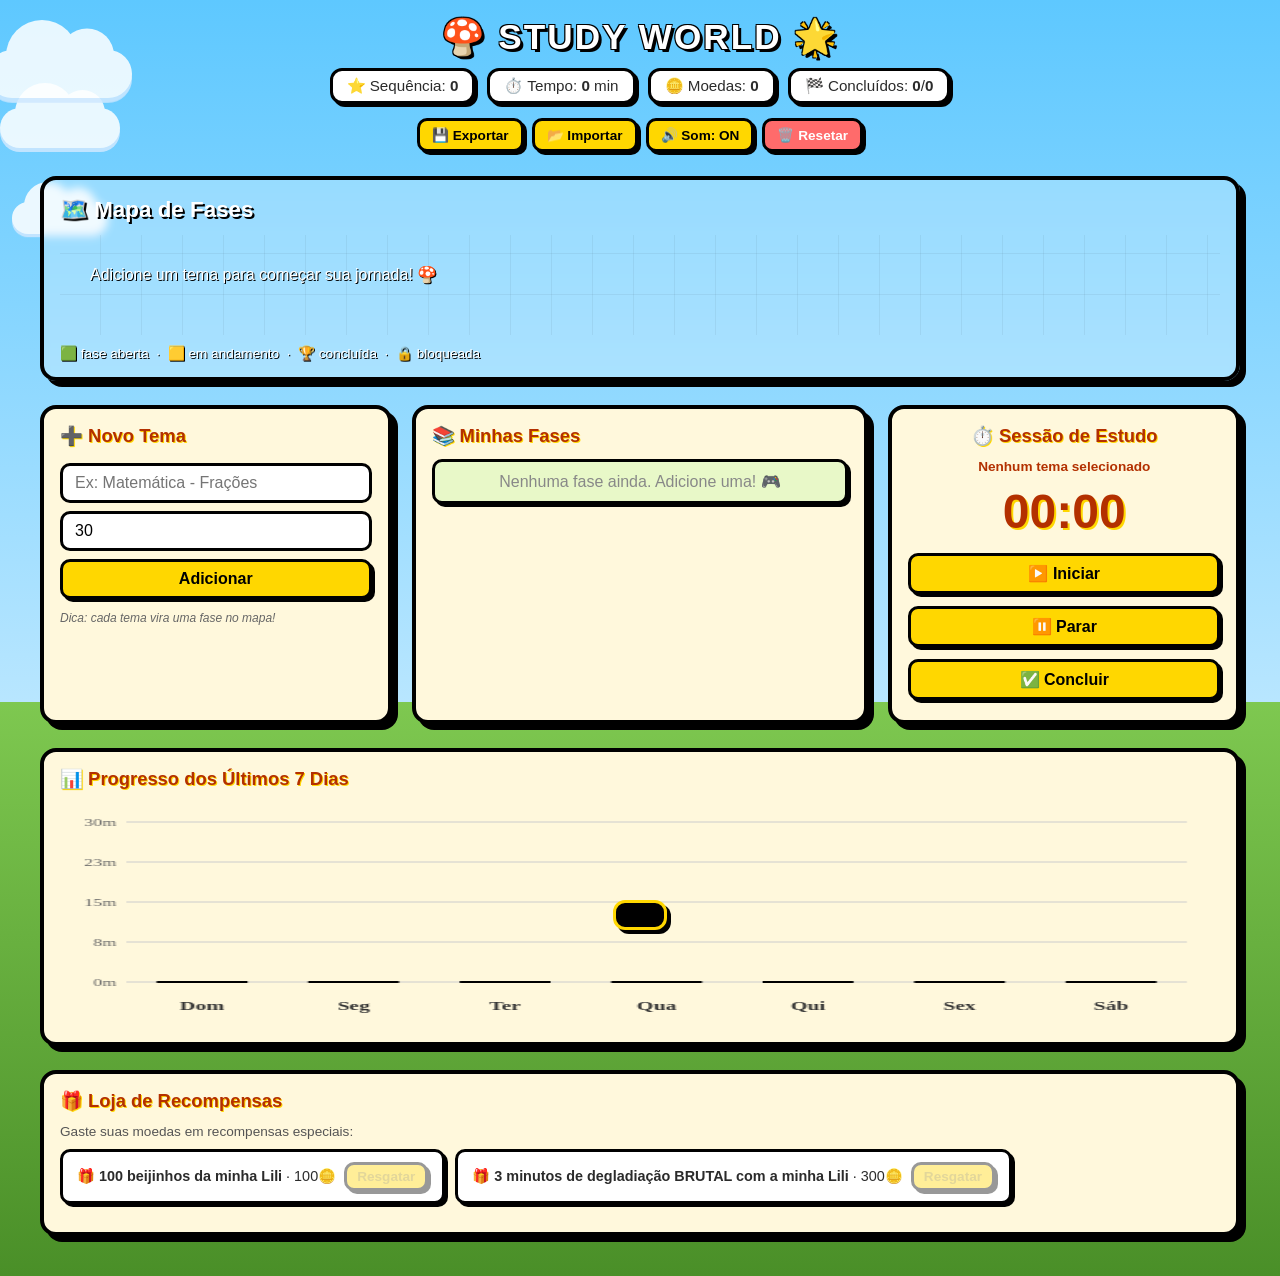
<file: index.html>
<!DOCTYPE html>
<html lang="pt-BR">
<head>
  <meta charset="UTF-8">
  <meta name="viewport" content="width=device-width, initial-scale=1.0">
  <title>🍄 Study World</title>
  <link rel="stylesheet" href="STUDYNOOB.css">
</head>
<body>
  <!-- Barra de nuvens animadas -->
  <div class="clouds">
    <div class="cloud c1"></div>
    <div class="cloud c2"></div>
    <div class="cloud c3"></div>
  </div>

  <header>
    <h1>🍄 STUDY WORLD 🌟</h1>
    <div class="hud">
      <span title="Dias consecutivos estudando">⭐ Sequência: <b id="streak">0</b></span>
      <span title="Minutos totais estudados">⏱️ Tempo: <b id="totalTime">0</b> min</span>
      <span title="Moedas ganhas">🪙 Moedas: <b id="coins">0</b></span>
      <span title="Temas concluídos">🏁 Concluídos: <b id="doneCount">0</b>/<b id="totalCount">0</b></span>
    </div>
    <div class="hud secondary">
      <button id="exportBtn" class="small-btn">💾 Exportar</button>
      <button id="importBtn" class="small-btn">📂 Importar</button>
      <input type="file" id="importFile" accept=".json" hidden>
      <button id="soundToggle" class="small-btn">🔊 Som: ON</button>
      <button id="resetAll" class="small-btn danger">🗑️ Resetar</button>
    </div>
  </header>

  <!-- ÁREA DO MAPA (estilo Mario World) -->
  <section class="map-section">
    <h2 class="map-title">🗺️ Mapa de Fases</h2>
    <div id="mapCanvas" class="map-canvas">
      <!-- Fases injetadas via JS -->
    </div>
    <p class="map-legend">
      🟩 fase aberta &nbsp;·&nbsp; 🟨 em andamento &nbsp;·&nbsp; 🏆 concluída &nbsp;·&nbsp; 🔒 bloqueada
    </p>
  </section>

  <main>
    <!-- Adicionar tema -->
    <section class="panel">
      <h2>➕ Novo Tema</h2>
      <input type="text" id="newTopic" placeholder="Ex: Matemática - Frações" maxlength="60">
      <input type="number" id="newMinutes" placeholder="Meta (min)" min="1" value="30">
      <button id="addBtn">Adicionar</button>
      <p class="hint">Dica: cada tema vira uma fase no mapa!</p>
    </section>

    <!-- Lista de temas -->
    <section class="panel">
      <h2>📚 Minhas Fases</h2>
      <ul id="topicList"></ul>
    </section>

    <!-- Cronômetro -->
    <section class="panel timer-panel">
      <h2>⏱️ Sessão de Estudo</h2>
      <p id="activeTopicLabel">Nenhum tema selecionado</p>
      <p id="timerDisplay">00:00</p>
      <div class="timer-buttons">
        <button id="startBtn">▶️ Iniciar</button>
        <button id="stopBtn">⏸️ Parar</button>
        <button id="finishBtn">✅ Concluir</button>
      </div>
    </section>
  </main>

  <!-- Gráfico semanal -->
  <section class="panel chart-panel">
    <h2>📊 Progresso dos Últimos 7 Dias</h2>
    <canvas id="weekChart" width="700" height="220"></canvas>
  </section>

 <!-- Área de recompensas (moedas) -->
<section class="panel rewards-panel">
  <h2>🎁 Loja de Recompensas</h2>
  <p>Gaste suas moedas em recompensas especiais:</p>
  <div id="rewardsList"></div>
</section>

  <!-- Toast -->
  <div id="toast" class="toast"></div>

  <script src="STUDYNOOB.js"></script>
</body>
</html>
</file>
<file: STUDYNOOB.css>
* { box-sizing: border-box; margin: 0; padding: 0; font-family: 'Trebuchet MS', sans-serif; }

body {
  min-height: 100vh;
  background: linear-gradient(#5ec8ff 0%, #b8e6ff 55%, #7ec850 55%, #4a8f28 100%);
  color: #2b2b2b;
  padding: 16px;
  overflow-x: hidden;
  position: relative;
}

/* ====== NUVENS ANIMADAS ====== */
.clouds { position: fixed; inset: 0; pointer-events: none; z-index: 0; overflow: hidden; }
.cloud {
  position: absolute;
  width: 120px; height: 40px;
  background: #fff;
  border-radius: 50px;
  opacity: 0.85;
  filter: drop-shadow(0 4px 0 #cfe8ff);
}
.cloud::before, .cloud::after {
  content: ""; position: absolute; background: #fff; border-radius: 50%;
}
.cloud::before { width: 60px; height: 60px; top: -25px; left: 15px; }
.cloud::after  { width: 45px; height: 45px; top: -18px; right: 15px; }
.c1 { top: 12%; animation: drift 45s linear infinite; }
.c2 { top: 22%; animation: drift 60s linear infinite reverse; transform: scale(0.8); }
.c3 { top: 6%;  animation: drift 75s linear infinite; transform: scale(1.2); }
@keyframes drift {
  from { left: -200px; }
  to   { left: 110vw; }
}

/* ====== HEADER ====== */
header { position: relative; z-index: 1; text-align: center; margin-bottom: 20px; }

h1 {
  color: #fff;
  font-size: 2.2rem;
  letter-spacing: 2px;
  text-shadow: 3px 3px 0 #000, -1px -1px 0 #000, 1px -1px 0 #000, -1px 1px 0 #000;
}

.hud {
  display: flex; justify-content: center; gap: 12px;
  margin-top: 10px; flex-wrap: wrap;
}
.hud.secondary { margin-top: 10px; gap: 8px; }

.hud span {
  background: #fff;
  border: 3px solid #000;
  border-radius: 12px;
  padding: 6px 14px;
  font-size: 0.95rem;
  box-shadow: 3px 3px 0 #000;
}

.small-btn {
  width: auto !important;
  font-size: 0.85rem;
  padding: 6px 12px;
  border-radius: 10px;
  border: 3px solid #000;
  background: #ffd700;
  cursor: pointer;
  box-shadow: 3px 3px 0 #000;
  font-weight: bold;
}
.small-btn:active { transform: translate(3px, 3px); box-shadow: none; }
.small-btn.danger { background: #ff6b6b; color: #fff; }

/* ====== MAPA ====== */
.map-section {
  position: relative; z-index: 1;
  max-width: 1200px; margin: 0 auto 24px;
  background: rgba(255, 255, 255, 0.25);
  border: 4px solid #000;
  border-radius: 16px;
  padding: 16px;
  box-shadow: 6px 6px 0 #000;
  backdrop-filter: blur(4px);
}
.map-title {
  color: #fff; font-size: 1.4rem; margin-bottom: 12px;
  text-shadow: 2px 2px 0 #000;
}
.map-canvas {
  display: flex; flex-wrap: wrap; gap: 14px;
  min-height: 100px;
  padding: 10px;
  background: 
    repeating-linear-gradient(90deg, transparent 0 40px, rgba(0,0,0,0.05) 40px 41px),
    repeating-linear-gradient(0deg,  transparent 0 40px, rgba(0,0,0,0.05) 40px 41px);
  border-radius: 10px;
}
.map-legend { margin-top: 10px; color: #fff; font-size: 0.85rem; text-shadow: 1px 1px 0 #000; }

/* Fase (bloco estilo Mario) */
.stage {
  width: 110px;
  min-height: 90px;
  background: #ffcc00;
  border: 4px solid #000;
  border-radius: 10px;
  box-shadow: 4px 4px 0 #000;
  padding: 8px;
  text-align: center;
  cursor: pointer;
  position: relative;
  transition: transform 0.1s;
  font-size: 0.8rem;
  word-break: break-word;
}
.stage:hover { transform: translateY(-4px) scale(1.03); }
.stage.locked { background: #bbb; cursor: not-allowed; opacity: 0.7; }
.stage.done   { background: #7ec850; }
.stage.active { background: #ffe94d; animation: pulse 1.2s infinite; }
.stage .stage-icon { font-size: 1.6rem; display: block; }
.stage .stage-name { font-weight: bold; font-size: 0.75rem; margin-top: 4px; }
.stage .stage-progress {
  height: 6px; background: #fff; border: 2px solid #000;
  border-radius: 4px; margin-top: 4px; overflow: hidden;
}
.stage .stage-progress > div {
  height: 100%; background: #b33000; width: 0%;
  transition: width 0.4s;
}
.stage.selected { outline: 4px solid #ff3b3b; outline-offset: 2px; }
@keyframes pulse {
  0%,100% { box-shadow: 4px 4px 0 #000, 0 0 0 0 rgba(255,59,59,0.5); }
  50%     { box-shadow: 4px 4px 0 #000, 0 0 0 8px rgba(255,59,59,0); }
}

/* ====== PAINÉIS ====== */
main {
  display: grid;
  grid-template-columns: 1fr 1.3fr 1fr;
  gap: 20px;
  max-width: 1200px;
  margin: 0 auto 24px;
  position: relative; z-index: 1;
}
@media (max-width: 900px) { main { grid-template-columns: 1fr; } }

.panel {
  background: #fff8dc;
  border: 4px solid #000;
  border-radius: 16px;
  padding: 16px;
  box-shadow: 6px 6px 0 #000;
  position: relative; z-index: 1;
}

.panel h2 {
  margin-bottom: 12px;
  color: #b33000;
  text-shadow: 1px 1px 0 #ffd700;
  font-size: 1.15rem;
}

input, button { font-family: inherit; }

input {
  font-size: 1rem;
  padding: 8px 12px;
  border: 3px solid #000;
  border-radius: 10px;
  margin: 4px 0;
  width: 100%;
}

button {
  font-size: 1rem;
  padding: 8px 12px;
  border: 3px solid #000;
  border-radius: 10px;
  background: #ffd700;
  font-weight: bold;
  cursor: pointer;
  box-shadow: 3px 3px 0 #000;
  transition: transform 0.05s;
  width: 100%;
  margin: 4px 0;
}
button:hover { background: #ffe94d; }
button:active { transform: translate(3px, 3px); box-shadow: none; }

.hint { font-size: 0.75rem; color: #666; margin-top: 8px; font-style: italic; }

#topicList { list-style: none; }

#topicList li {
  background: #e8f8c8;
  border: 3px solid #000;
  border-radius: 10px;
  padding: 10px;
  margin-bottom: 10px;
  display: flex;
  justify-content: space-between;
  align-items: center;
  gap: 8px;
  box-shadow: 3px 3px 0 #000;
}
#topicList li.done { background: #b8e6b8; opacity: 0.85; }
#topicList li.done .topic-info b { text-decoration: line-through; }

.topic-info { flex: 1; font-size: 0.9rem; }
.topic-info small { display: block; color: #555; margin-top: 2px; }

.topic-actions { display: flex; gap: 4px; }
.topic-actions button {
  width: auto; padding: 4px 8px; font-size: 1rem; margin: 0;
  box-shadow: 2px 2px 0 #000;
}

/* ====== TIMER ====== */
.timer-panel { text-align: center; }

#activeTopicLabel {
  font-size: 0.85rem; color: #b33000; margin-bottom: 4px;
  font-weight: bold;
}

#timerDisplay {
  font-size: 3rem; font-weight: bold; color: #b33000;
  margin: 10px 0; text-shadow: 2px 2px 0 #ffd700;
  font-variant-numeric: tabular-nums;
}
.timer-buttons { display: flex; flex-direction: column; gap: 4px; }

/* ====== CHART ====== */
.chart-panel {
  max-width: 1200px;
  margin: 0 auto 24px;
}
#weekChart { width: 100%; height: auto; max-height: 240px; }

/* ====== REWARDS ====== */
.rewards-panel { max-width: 1200px; margin: 0 auto 24px; }
.rewards-panel > p { font-size: 0.85rem; color: #555; margin-bottom: 10px; }
#rewardsList { display: flex; flex-wrap: wrap; gap: 10px; margin-bottom: 12px; }

.reward-item {
  background: #fff;
  border: 3px solid #000;
  border-radius: 10px;
  padding: 10px 14px;
  box-shadow: 3px 3px 0 #000;
  display: flex; align-items: center; gap: 8px;
  font-size: 0.9rem;
}
.reward-item.affordable { background: #d9ffd0; }
.reward-item button {
  width: auto; padding: 4px 10px; font-size: 0.85rem; margin: 0;
}

.reward-add { display: flex; gap: 8px; flex-wrap: wrap; }
.reward-add input { flex: 1; min-width: 120px; width: auto; }
.reward-add button { width: auto; }

/* ====== TOAST ====== */
.toast {
  position: fixed;
  bottom: 30px; left: 50%;
  transform: translateX(-50%) translateY(200%);
  background: #000; color: #ffd700;
  padding: 12px 24px;
  border: 3px solid #ffd700;
  border-radius: 12px;
  font-weight: bold;
  font-size: 1rem;
  z-index: 999;
  transition: transform 0.3s;
  box-shadow: 4px 4px 0 #000;
}
.toast.show { transform: translateX(-50%) translateY(0); }

/* ====== FOOTER (resetar) ====== */
footer { display: none; } /* Movido para o HUD */
</file>
